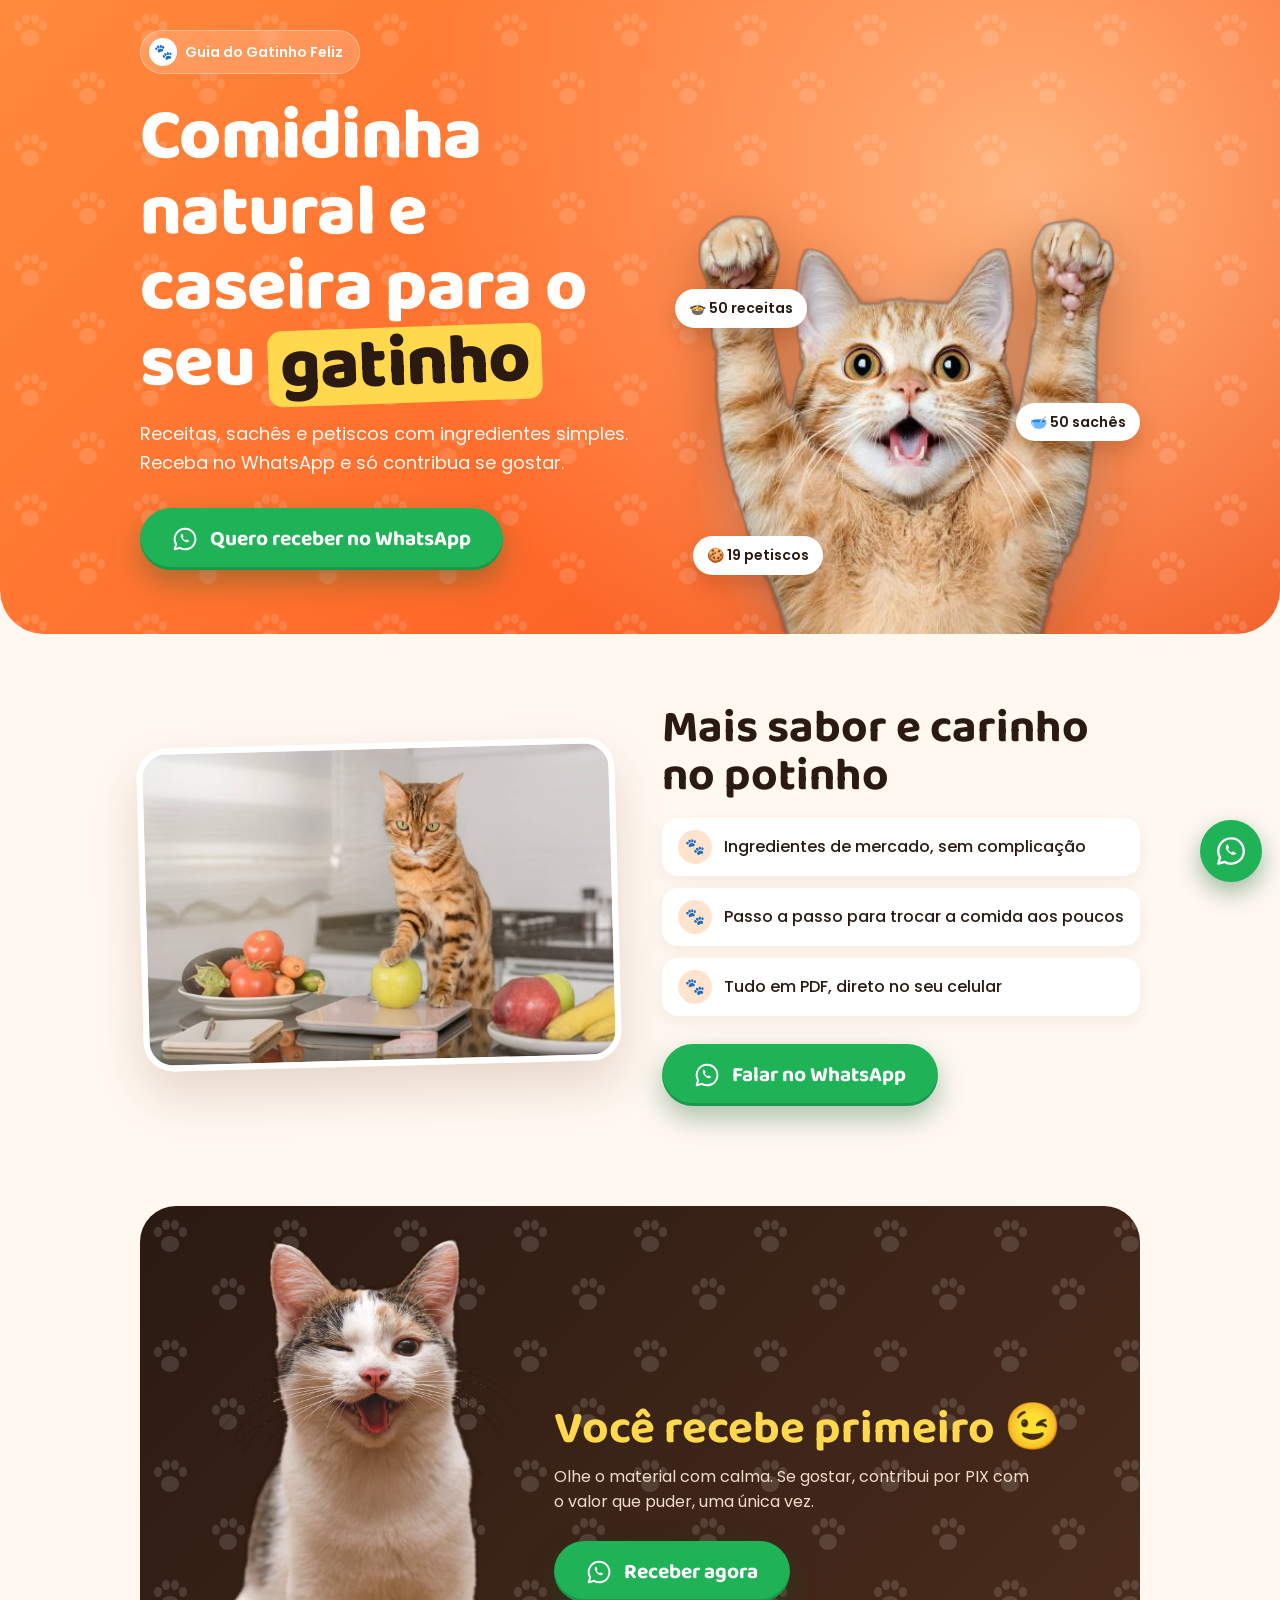
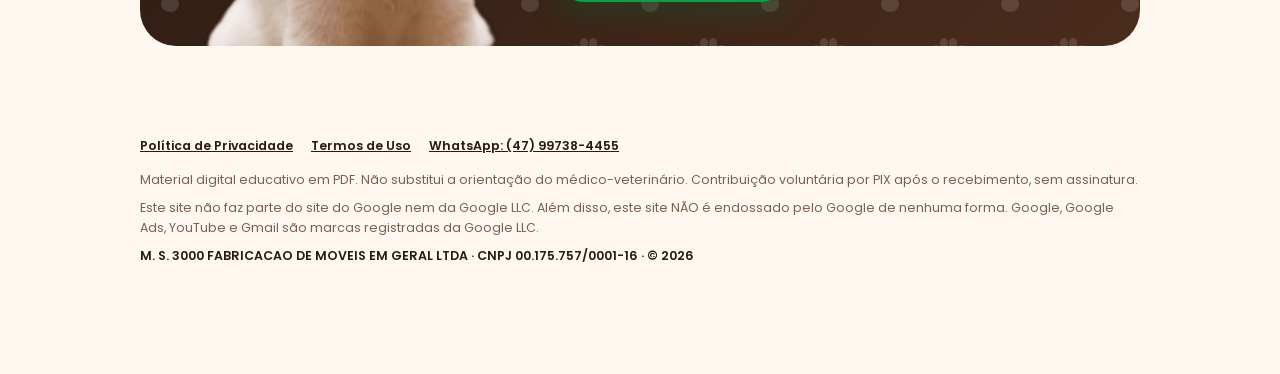
<file: index.html>
<!doctype html>
<html lang="pt-BR">
<head><!-- TikTok Pixel Code Start -->
<script>
!function (w, d, t) {
  w.TiktokAnalyticsObject=t;var ttq=w[t]=w[t]||[];ttq.methods=["page","track","identify","instances","debug","on","off","once","ready","alias","group","enableCookie","disableCookie","holdConsent","revokeConsent","grantConsent"],ttq.setAndDefer=function(t,e){t[e]=function(){t.push([e].concat(Array.prototype.slice.call(arguments,0)))}};for(var i=0;i<ttq.methods.length;i++)ttq.setAndDefer(ttq,ttq.methods[i]);ttq.instance=function(t){for(
var e=ttq._i[t]||[],n=0;n<ttq.methods.length;n++)ttq.setAndDefer(e,ttq.methods[n]);return e},ttq.load=function(e,n){var r="https://analytics.tiktok.com/i18n/pixel/events.js",o=n&&n.partner;ttq._i=ttq._i||{},ttq._i[e]=[],ttq._i[e]._u=r,ttq._t=ttq._t||{},ttq._t[e]=+new Date,ttq._o=ttq._o||{},ttq._o[e]=n||{};n=document.createElement("script")
;n.type="text/javascript",n.async=!0,n.src=r+"?sdkid="+e+"&lib="+t;e=document.getElementsByTagName("script")[0];e.parentNode.insertBefore(n,e)};


  ttq.load('DB3TEV3C77U6HQB6CG80');
  ttq.page();
}(window, document, 'ttq');
</script>
<!-- TikTok Pixel Code End -->
  <!-- Google tag (gtag.js) -->
<script async src="https://www.googletagmanager.com/gtag/js?id=AW-18476999584"></script>
<script>
  window.dataLayer = window.dataLayer || [];
  function gtag(){dataLayer.push(arguments);}
  gtag('js', new Date());

  gtag('config', 'AW-18476999584');
</script>
  <meta charset="utf-8">
  <meta name="viewport" content="width=device-width, initial-scale=1">
  <title>Guia do Gatinho Feliz — Receitas naturais e caseiras para gatos</title>
  <meta name="description" content="Receitas naturais, sachês e petiscos caseiros para gatos em PDF. Receba pelo WhatsApp e contribua só depois, se gostar.">
  <link rel="preconnect" href="https://fonts.googleapis.com">
  <link rel="preconnect" href="https://fonts.gstatic.com" crossorigin>
  <link href="https://fonts.googleapis.com/css2?family=Baloo+2:wght@600;700;800&family=Poppins:wght@400;500;600&display=swap" rel="stylesheet">
  <link rel="stylesheet" href="style.css">
</head>
<body>
  <main>
    <!-- Abertura: botão do WhatsApp logo de cara -->
    <section class="hero">
      <div class="wrap hero-grid">
        <div class="hero-texto">
          <div class="marca"><span class="marca-ico">🐾</span> Guia do Gatinho Feliz</div>
          <h1>Comidinha natural e caseira para o seu <span>gatinho</span></h1>
          <p class="lead">Receitas, sachês e petiscos com ingredientes simples. Receba no WhatsApp e só contribua se gostar.</p>
          <a class="btn-wa js-wa" href="#">
            <svg viewBox="0 0 24 24" fill="none" aria-hidden="true"><path d="M12 2.5a9.5 9.5 0 0 0-8.2 14.3L2.5 21.5l4.8-1.3A9.5 9.5 0 1 0 12 2.5Z" stroke="#fff" stroke-width="1.8" stroke-linejoin="round"/><path d="M8.6 7.6c.3-.6.8-.6 1.1-.1l.8 1.6c.2.4.1.8-.2 1.1l-.5.5c.5 1.1 1.4 2 2.5 2.5l.5-.5c.3-.3.7-.4 1.1-.2l1.6.8c.5.3.5.8-.1 1.1-.9.6-2 .8-3 .3a8 8 0 0 1-4-4c-.5-1-.3-2.1.2-3Z" fill="#fff"/></svg>
            Quero receber no WhatsApp
          </a>
        </div>
        <div class="hero-foto">
          <div class="bolha"></div>
          <img src="img/gato-feliz.png" alt="Gato laranja feliz com as patinhas para cima">
          <span class="chip chip-1">🍲 50 receitas</span>
          <span class="chip chip-2">🥣 50 sachês</span>
          <span class="chip chip-3">🍪 19 petiscos</span>
        </div>
      </div>
    </section>

    <!-- Foto com alimentos + 3 pontos curtos -->
    <section class="bloco">
      <div class="wrap dupla">
        <img class="foto-real" src="img/gato-alimentos.jpg" alt="Gato bengal na cozinha ao lado de frutas e legumes frescos">
        <div>
          <h2>Mais sabor e carinho no potinho</h2>
          <ul class="pontos">
            <li>Ingredientes de mercado, sem complicação</li>
            <li>Passo a passo para trocar a comida aos poucos</li>
            <li>Tudo em PDF, direto no seu celular</li>
          </ul>
          <a class="btn-wa js-wa" href="#">
            <svg viewBox="0 0 24 24" fill="none" aria-hidden="true"><path d="M12 2.5a9.5 9.5 0 0 0-8.2 14.3L2.5 21.5l4.8-1.3A9.5 9.5 0 1 0 12 2.5Z" stroke="#fff" stroke-width="1.8" stroke-linejoin="round"/><path d="M8.6 7.6c.3-.6.8-.6 1.1-.1l.8 1.6c.2.4.1.8-.2 1.1l-.5.5c.5 1.1 1.4 2 2.5 2.5l.5-.5c.3-.3.7-.4 1.1-.2l1.6.8c.5.3.5.8-.1 1.1-.9.6-2 .8-3 .3a8 8 0 0 1-4-4c-.5-1-.3-2.1.2-3Z" fill="#fff"/></svg>
            Falar no WhatsApp
          </a>
        </div>
      </div>
    </section>

    <!-- Chamada final com o gato piscando -->
    <section class="final">
      <div class="wrap">
        <div class="box">
          <img class="gato-pisca" src="img/gato-piscando.png" alt="Gato branco piscando">
          <div class="box-texto">
            <h2>Você recebe primeiro 😉</h2>
            <p>Olhe o material com calma. Se gostar, contribui por PIX com o valor que puder, uma única vez.</p>
            <a class="btn-wa btn-claro js-wa" href="#">
              <svg viewBox="0 0 24 24" fill="none" aria-hidden="true"><path d="M12 2.5a9.5 9.5 0 0 0-8.2 14.3L2.5 21.5l4.8-1.3A9.5 9.5 0 1 0 12 2.5Z" stroke="#fff" stroke-width="1.8" stroke-linejoin="round"/><path d="M8.6 7.6c.3-.6.8-.6 1.1-.1l.8 1.6c.2.4.1.8-.2 1.1l-.5.5c.5 1.1 1.4 2 2.5 2.5l.5-.5c.3-.3.7-.4 1.1-.2l1.6.8c.5.3.5.8-.1 1.1-.9.6-2 .8-3 .3a8 8 0 0 1-4-4c-.5-1-.3-2.1.2-3Z" fill="#fff"/></svg>
              Receber agora
            </a>
          </div>
        </div>
      </div>
    </section>
  </main>

  <footer>
    <div class="wrap">
      <div class="links">
        <a href="politica-de-privacidade/index.html">Política de Privacidade</a>
        <a href="termos-de-uso/index.html">Termos de Uso</a>
        <a class="js-wa" href="#">WhatsApp: (47) 99738-4455</a>
      </div>
      <p>Material digital educativo em PDF. Não substitui a orientação do médico-veterinário. Contribuição voluntária por PIX após o recebimento, sem assinatura.</p>
      <p>Este site não faz parte do site do Google nem da Google LLC. Além disso, este site NÃO é endossado pelo Google de nenhuma forma. Google, Google Ads, YouTube e Gmail são marcas registradas da Google LLC.</p>
      <p class="empresa"> M. S. 3000 FABRICACAO DE MOVEIS EM GERAL LTDA · CNPJ 00.175.757/0001-16 · © 2026</p>
    </div>
  </footer>

  <a class="wa-float js-wa" href="#" aria-label="Falar no WhatsApp">
    <svg viewBox="0 0 24 24" fill="none" aria-hidden="true"><path d="M12 2.5a9.5 9.5 0 0 0-8.2 14.3L2.5 21.5l4.8-1.3A9.5 9.5 0 1 0 12 2.5Z" stroke="#fff" stroke-width="1.8" stroke-linejoin="round"/><path d="M8.6 7.6c.3-.6.8-.6 1.1-.1l.8 1.6c.2.4.1.8-.2 1.1l-.5.5c.5 1.1 1.4 2 2.5 2.5l.5-.5c.3-.3.7-.4 1.1-.2l1.6.8c.5.3.5.8-.1 1.1-.9.6-2 .8-3 .3a8 8 0 0 1-4-4c-.5-1-.3-2.1.2-3Z" fill="#fff"/></svg>
  </a>

  <script>
    // Número do WhatsApp (55 = Brasil, 47 = DDD). Para trocar, altere só esta linha.
    var WHATSAPP = "5547997383654";
    // Esta frase contém "gatinho", palavra que dispara o funil no ZapData.
    var MENSAGEM = "Olá! Quero receber o Guia do Gatinho Feliz 🐱";
    var link = "https://wa.me/" + WHATSAPP + "?text=" + encodeURIComponent(MENSAGEM);
    document.querySelectorAll(".js-wa").forEach(function (a) {
      a.href = link; a.target = "_blank"; a.rel = "noopener";
    });
  </script>
</body>
</html>
</file>
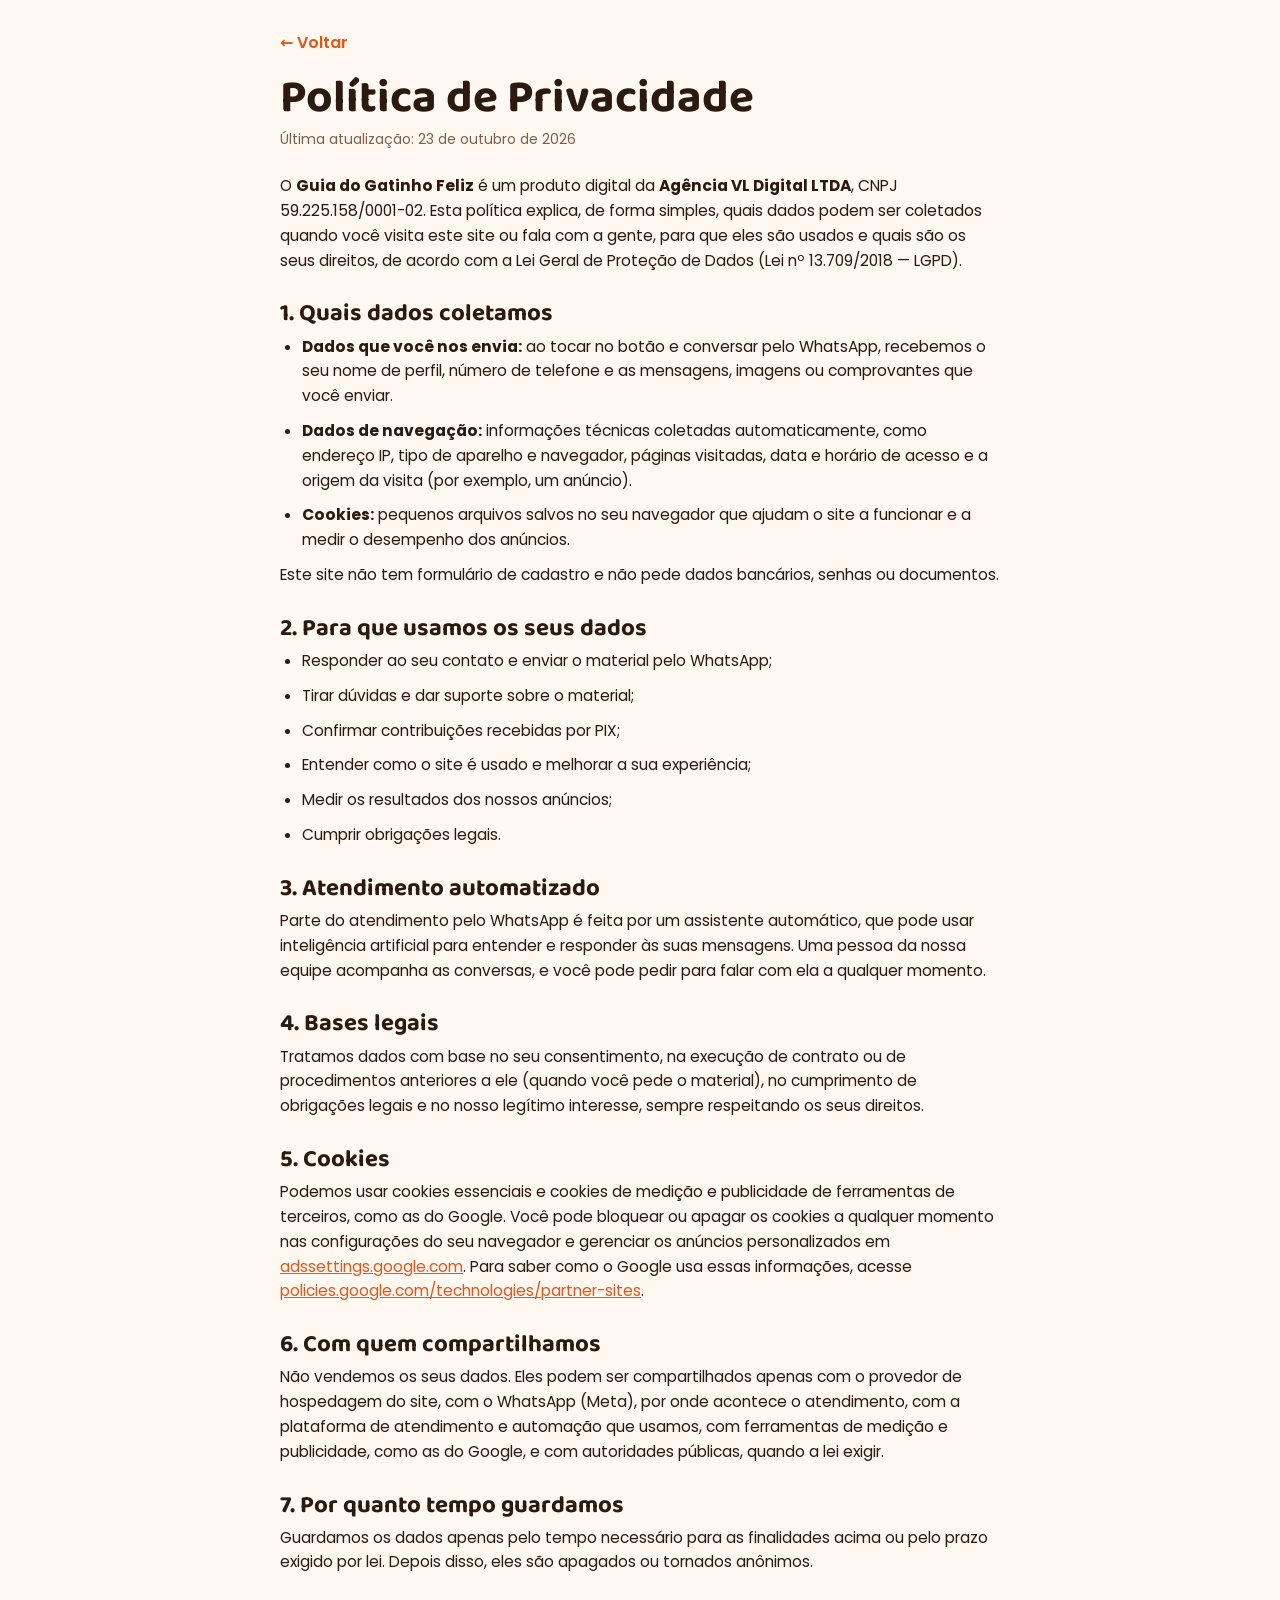
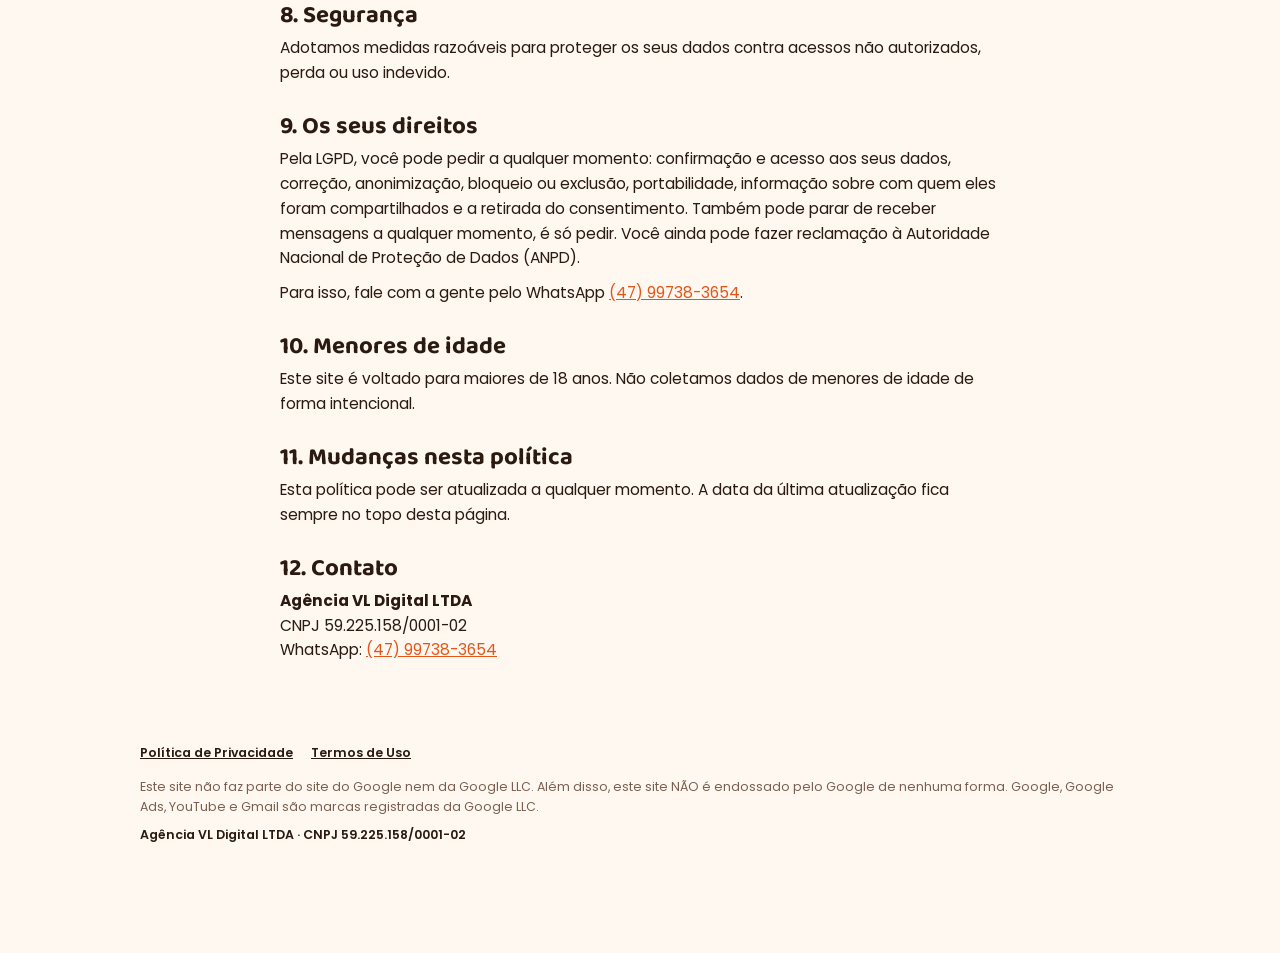
<file: politica-de-privacidade/index.html>
<!doctype html>
<html lang="pt-BR">
<head>
  <meta charset="utf-8">
  <meta name="viewport" content="width=device-width, initial-scale=1">
  <title>Política de Privacidade — Guia do Gatinho Feliz</title>
  <link rel="preconnect" href="https://fonts.googleapis.com">
  <link rel="preconnect" href="https://fonts.gstatic.com" crossorigin>
  <link href="https://fonts.googleapis.com/css2?family=Baloo+2:wght@600;700;800&family=Poppins:wght@400;500;600&display=swap" rel="stylesheet">
  <link rel="stylesheet" href="../style.css">
</head>
<body>
  <main class="doc">
    <div class="wrap">
      <a class="voltar" href="../index.html">← Voltar</a>
      <h1>Política de Privacidade</h1>
      <p class="data">Última atualização: 23 de outubro de 2026</p>

      <p>O <strong>Guia do Gatinho Feliz</strong> é um produto digital da <strong>Agência VL Digital LTDA</strong>, CNPJ 59.225.158/0001-02. Esta política explica, de forma simples, quais dados podem ser coletados quando você visita este site ou fala com a gente, para que eles são usados e quais são os seus direitos, de acordo com a Lei Geral de Proteção de Dados (Lei nº 13.709/2018 — LGPD).</p>

      <h2>1. Quais dados coletamos</h2>
      <ul>
        <li><strong>Dados que você nos envia:</strong> ao tocar no botão e conversar pelo WhatsApp, recebemos o seu nome de perfil, número de telefone e as mensagens, imagens ou comprovantes que você enviar.</li>
        <li><strong>Dados de navegação:</strong> informações técnicas coletadas automaticamente, como endereço IP, tipo de aparelho e navegador, páginas visitadas, data e horário de acesso e a origem da visita (por exemplo, um anúncio).</li>
        <li><strong>Cookies:</strong> pequenos arquivos salvos no seu navegador que ajudam o site a funcionar e a medir o desempenho dos anúncios.</li>
      </ul>
      <p>Este site não tem formulário de cadastro e não pede dados bancários, senhas ou documentos.</p>

      <h2>2. Para que usamos os seus dados</h2>
      <ul>
        <li>Responder ao seu contato e enviar o material pelo WhatsApp;</li>
        <li>Tirar dúvidas e dar suporte sobre o material;</li>
        <li>Confirmar contribuições recebidas por PIX;</li>
        <li>Entender como o site é usado e melhorar a sua experiência;</li>
        <li>Medir os resultados dos nossos anúncios;</li>
        <li>Cumprir obrigações legais.</li>
      </ul>

      <h2>3. Atendimento automatizado</h2>
      <p>Parte do atendimento pelo WhatsApp é feita por um assistente automático, que pode usar inteligência artificial para entender e responder às suas mensagens. Uma pessoa da nossa equipe acompanha as conversas, e você pode pedir para falar com ela a qualquer momento.</p>

      <h2>4. Bases legais</h2>
      <p>Tratamos dados com base no seu consentimento, na execução de contrato ou de procedimentos anteriores a ele (quando você pede o material), no cumprimento de obrigações legais e no nosso legítimo interesse, sempre respeitando os seus direitos.</p>

      <h2>5. Cookies</h2>
      <p>Podemos usar cookies essenciais e cookies de medição e publicidade de ferramentas de terceiros, como as do Google. Você pode bloquear ou apagar os cookies a qualquer momento nas configurações do seu navegador e gerenciar os anúncios personalizados em <a class="link" href="https://adssettings.google.com" target="_blank" rel="noopener">adssettings.google.com</a>. Para saber como o Google usa essas informações, acesse <a class="link" href="https://policies.google.com/technologies/partner-sites?hl=pt-BR" target="_blank" rel="noopener">policies.google.com/technologies/partner-sites</a>.</p>

      <h2>6. Com quem compartilhamos</h2>
      <p>Não vendemos os seus dados. Eles podem ser compartilhados apenas com o provedor de hospedagem do site, com o WhatsApp (Meta), por onde acontece o atendimento, com a plataforma de atendimento e automação que usamos, com ferramentas de medição e publicidade, como as do Google, e com autoridades públicas, quando a lei exigir.</p>

      <h2>7. Por quanto tempo guardamos</h2>
      <p>Guardamos os dados apenas pelo tempo necessário para as finalidades acima ou pelo prazo exigido por lei. Depois disso, eles são apagados ou tornados anônimos.</p>

      <h2>8. Segurança</h2>
      <p>Adotamos medidas razoáveis para proteger os seus dados contra acessos não autorizados, perda ou uso indevido.</p>

      <h2>9. Os seus direitos</h2>
      <p>Pela LGPD, você pode pedir a qualquer momento: confirmação e acesso aos seus dados, correção, anonimização, bloqueio ou exclusão, portabilidade, informação sobre com quem eles foram compartilhados e a retirada do consentimento. Também pode parar de receber mensagens a qualquer momento, é só pedir. Você ainda pode fazer reclamação à Autoridade Nacional de Proteção de Dados (ANPD).</p>
      <p>Para isso, fale com a gente pelo WhatsApp <a class="link js-wa" href="#">(47) 99738-3654</a>.</p>

      <h2>10. Menores de idade</h2>
      <p>Este site é voltado para maiores de 18 anos. Não coletamos dados de menores de idade de forma intencional.</p>

      <h2>11. Mudanças nesta política</h2>
      <p>Esta política pode ser atualizada a qualquer momento. A data da última atualização fica sempre no topo desta página.</p>

      <h2>12. Contato</h2>
      <p><strong>Agência VL Digital LTDA</strong><br>CNPJ 59.225.158/0001-02<br>WhatsApp: <a class="link js-wa" href="#">(47) 99738-3654</a></p>
    </div>
  </main>

  <footer>
    <div class="wrap">
      <div class="links">
        <a href="../politica-de-privacidade/index.html">Política de Privacidade</a>
        <a href="../termos-de-uso/index.html">Termos de Uso</a>
      </div>
      <p>Este site não faz parte do site do Google nem da Google LLC. Além disso, este site NÃO é endossado pelo Google de nenhuma forma. Google, Google Ads, YouTube e Gmail são marcas registradas da Google LLC.</p>
      <p class="empresa">Agência VL Digital LTDA · CNPJ 59.225.158/0001-02</p>
    </div>
  </footer>

  <script>
    var link = "https://wa.me/5547997383654?text=" + encodeURIComponent("Olá! Quero receber o Guia do Gatinho Feliz 🐱");
    document.querySelectorAll(".js-wa").forEach(function (a) { a.href = link; a.target = "_blank"; a.rel = "noopener"; });
  </script>
</body>
</html>
</file>
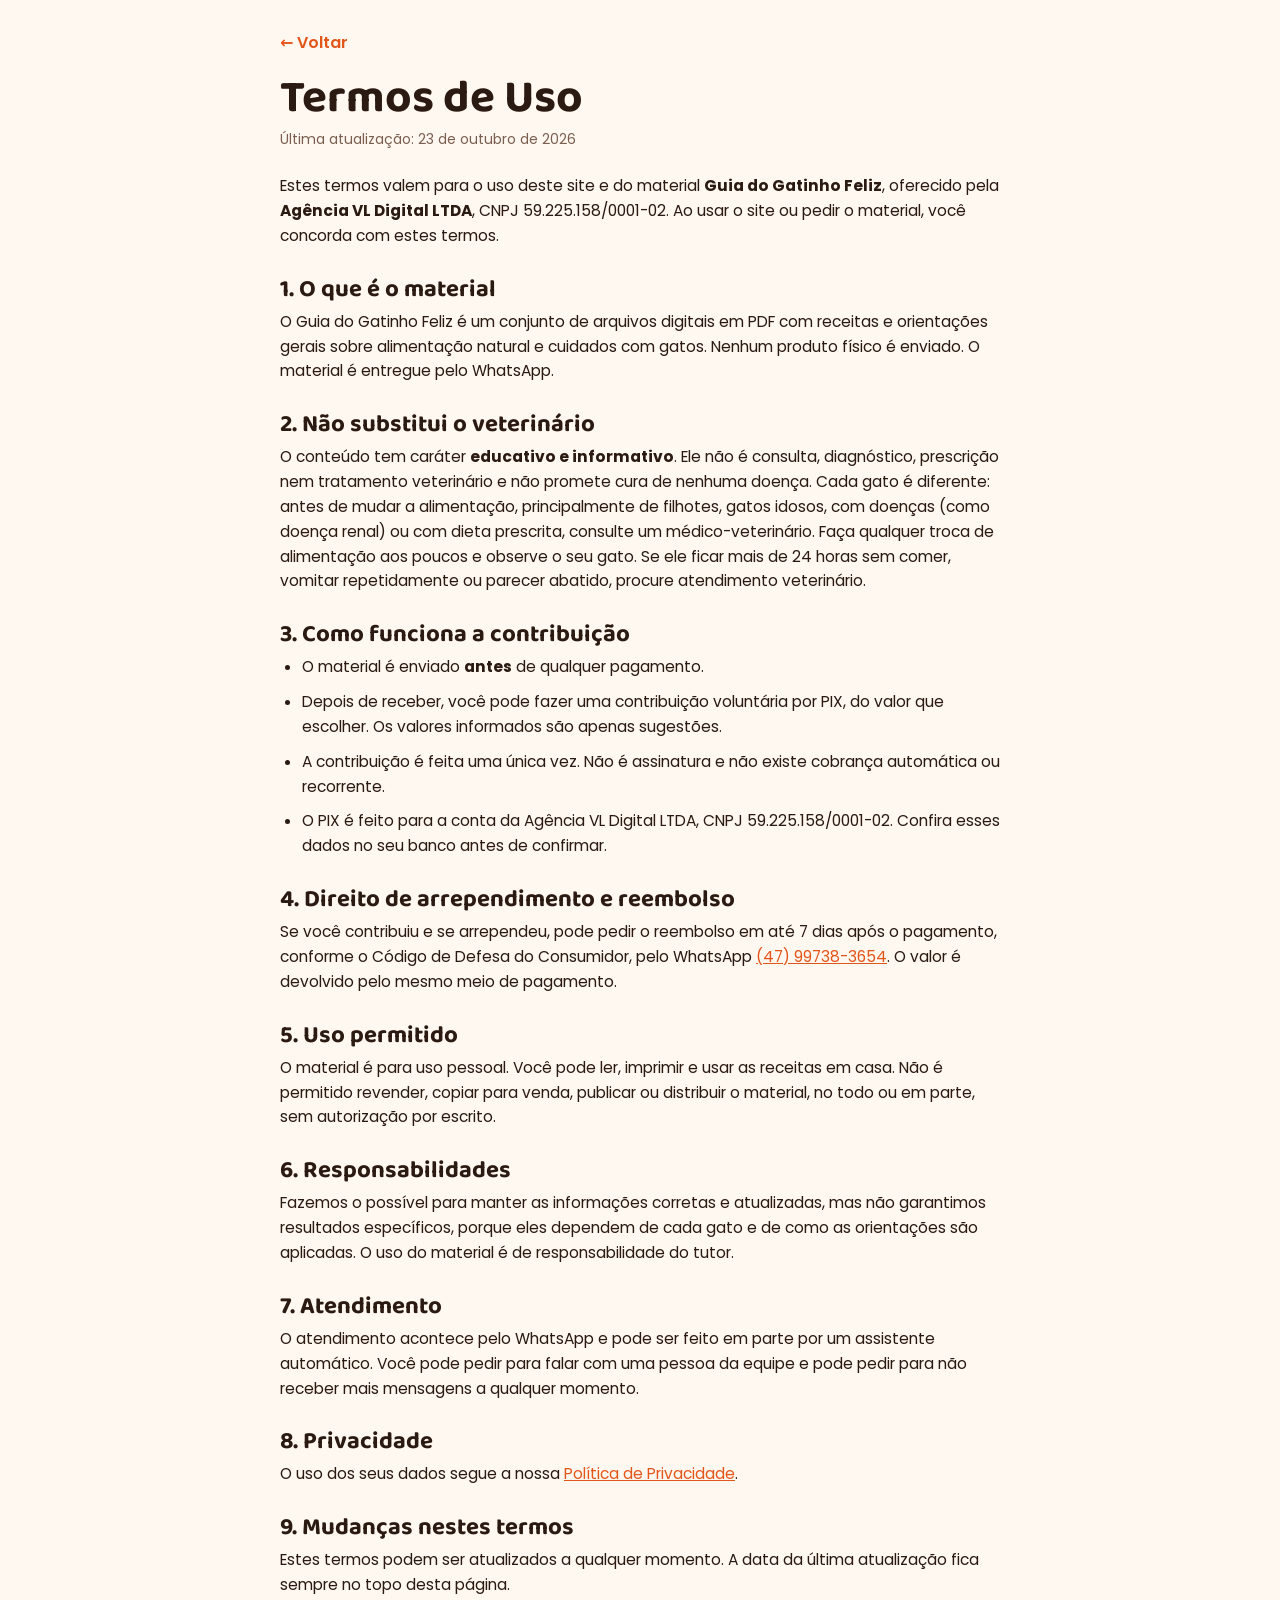
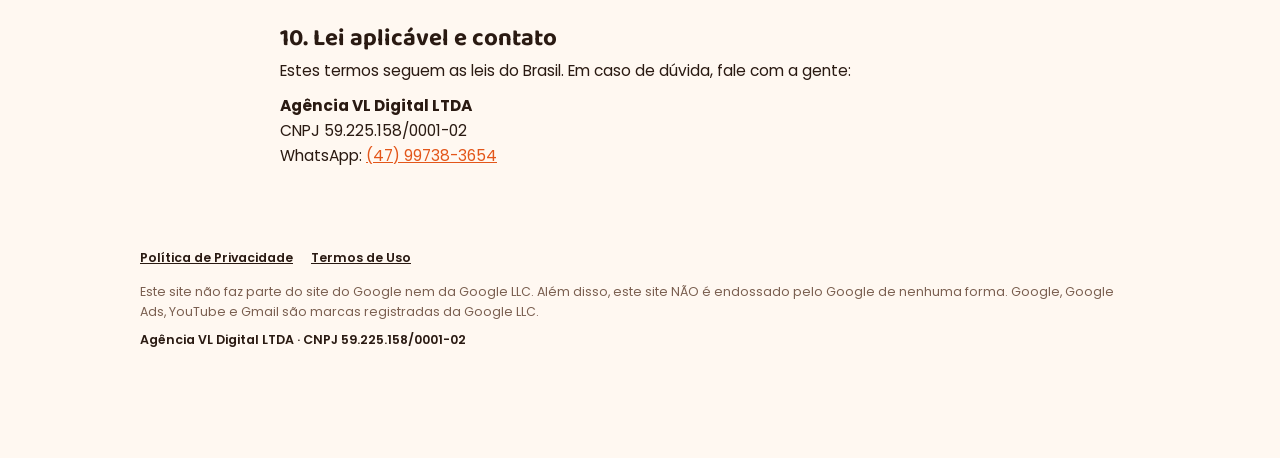
<file: termos-de-uso/index.html>
<!doctype html>
<html lang="pt-BR">
<head>
  <meta charset="utf-8">
  <meta name="viewport" content="width=device-width, initial-scale=1">
  <title>Termos de Uso — Guia do Gatinho Feliz</title>
  <link rel="preconnect" href="https://fonts.googleapis.com">
  <link rel="preconnect" href="https://fonts.gstatic.com" crossorigin>
  <link href="https://fonts.googleapis.com/css2?family=Baloo+2:wght@600;700;800&family=Poppins:wght@400;500;600&display=swap" rel="stylesheet">
  <link rel="stylesheet" href="../style.css">
</head>
<body>
  <main class="doc">
    <div class="wrap">
      <a class="voltar" href="../index.html">← Voltar</a>
      <h1>Termos de Uso</h1>
      <p class="data">Última atualização: 23 de outubro de 2026</p>

      <p>Estes termos valem para o uso deste site e do material <strong>Guia do Gatinho Feliz</strong>, oferecido pela <strong>Agência VL Digital LTDA</strong>, CNPJ 59.225.158/0001-02. Ao usar o site ou pedir o material, você concorda com estes termos.</p>

      <h2>1. O que é o material</h2>
      <p>O Guia do Gatinho Feliz é um conjunto de arquivos digitais em PDF com receitas e orientações gerais sobre alimentação natural e cuidados com gatos. Nenhum produto físico é enviado. O material é entregue pelo WhatsApp.</p>

      <h2>2. Não substitui o veterinário</h2>
      <p>O conteúdo tem caráter <strong>educativo e informativo</strong>. Ele não é consulta, diagnóstico, prescrição nem tratamento veterinário e não promete cura de nenhuma doença. Cada gato é diferente: antes de mudar a alimentação, principalmente de filhotes, gatos idosos, com doenças (como doença renal) ou com dieta prescrita, consulte um médico-veterinário. Faça qualquer troca de alimentação aos poucos e observe o seu gato. Se ele ficar mais de 24 horas sem comer, vomitar repetidamente ou parecer abatido, procure atendimento veterinário.</p>

      <h2>3. Como funciona a contribuição</h2>
      <ul>
        <li>O material é enviado <strong>antes</strong> de qualquer pagamento.</li>
        <li>Depois de receber, você pode fazer uma contribuição voluntária por PIX, do valor que escolher. Os valores informados são apenas sugestões.</li>
        <li>A contribuição é feita uma única vez. Não é assinatura e não existe cobrança automática ou recorrente.</li>
        <li>O PIX é feito para a conta da Agência VL Digital LTDA, CNPJ 59.225.158/0001-02. Confira esses dados no seu banco antes de confirmar.</li>
      </ul>

      <h2>4. Direito de arrependimento e reembolso</h2>
      <p>Se você contribuiu e se arrependeu, pode pedir o reembolso em até 7 dias após o pagamento, conforme o Código de Defesa do Consumidor, pelo WhatsApp <a class="link js-wa" href="#">(47) 99738-3654</a>. O valor é devolvido pelo mesmo meio de pagamento.</p>

      <h2>5. Uso permitido</h2>
      <p>O material é para uso pessoal. Você pode ler, imprimir e usar as receitas em casa. Não é permitido revender, copiar para venda, publicar ou distribuir o material, no todo ou em parte, sem autorização por escrito.</p>

      <h2>6. Responsabilidades</h2>
      <p>Fazemos o possível para manter as informações corretas e atualizadas, mas não garantimos resultados específicos, porque eles dependem de cada gato e de como as orientações são aplicadas. O uso do material é de responsabilidade do tutor.</p>

      <h2>7. Atendimento</h2>
      <p>O atendimento acontece pelo WhatsApp e pode ser feito em parte por um assistente automático. Você pode pedir para falar com uma pessoa da equipe e pode pedir para não receber mais mensagens a qualquer momento.</p>

      <h2>8. Privacidade</h2>
      <p>O uso dos seus dados segue a nossa <a class="link" href="../politica-de-privacidade/index.html">Política de Privacidade</a>.</p>

      <h2>9. Mudanças nestes termos</h2>
      <p>Estes termos podem ser atualizados a qualquer momento. A data da última atualização fica sempre no topo desta página.</p>

      <h2>10. Lei aplicável e contato</h2>
      <p>Estes termos seguem as leis do Brasil. Em caso de dúvida, fale com a gente:</p>
      <p><strong>Agência VL Digital LTDA</strong><br>CNPJ 59.225.158/0001-02<br>WhatsApp: <a class="link js-wa" href="#">(47) 99738-3654</a></p>
    </div>
  </main>

  <footer>
    <div class="wrap">
      <div class="links">
        <a href="../politica-de-privacidade/index.html">Política de Privacidade</a>
        <a href="../termos-de-uso/index.html">Termos de Uso</a>
      </div>
      <p>Este site não faz parte do site do Google nem da Google LLC. Além disso, este site NÃO é endossado pelo Google de nenhuma forma. Google, Google Ads, YouTube e Gmail são marcas registradas da Google LLC.</p>
      <p class="empresa">Agência VL Digital LTDA · CNPJ 59.225.158/0001-02</p>
    </div>
  </footer>

  <script>
    var link = "https://wa.me/5547997383654?text=" + encodeURIComponent("Olá! Quero receber o Guia do Gatinho Feliz 🐱");
    document.querySelectorAll(".js-wa").forEach(function (a) { a.href = link; a.target = "_blank"; a.rel = "noopener"; });
  </script>
</body>
</html>
</file>
<file: style.css>
:root {
  --laranja: #ff7a2f;
  --laranja-escuro: #e3561a;
  --pessego: #ffe3cc;
  --creme: #fff8f1;
  --tinta: #2a1a12;
  --suave: #7a5f50;
  --verde-wa: #1fb257;
  --verde-wa-2: #179247;
  --branco: #ffffff;
  /* Patinhas de fundo */
  --patinhas: url("data:image/svg+xml,%3Csvg xmlns='http://www.w3.org/2000/svg' width='120' height='120' viewBox='0 0 120 120'%3E%3Cg fill='%23ffffff' fill-opacity='0.13'%3E%3Cellipse cx='30' cy='38' rx='9' ry='8'/%3E%3Cellipse cx='18' cy='26' rx='4' ry='5'/%3E%3Cellipse cx='26' cy='19' rx='4' ry='5'/%3E%3Cellipse cx='35' cy='19' rx='4' ry='5'/%3E%3Cellipse cx='43' cy='26' rx='4' ry='5'/%3E%3Cellipse cx='88' cy='96' rx='9' ry='8'/%3E%3Cellipse cx='76' cy='84' rx='4' ry='5'/%3E%3Cellipse cx='84' cy='77' rx='4' ry='5'/%3E%3Cellipse cx='93' cy='77' rx='4' ry='5'/%3E%3Cellipse cx='101' cy='84' rx='4' ry='5'/%3E%3C/g%3E%3C/svg%3E");
}

* { box-sizing: border-box; margin: 0; padding: 0; }
html { -webkit-text-size-adjust: 100%; }

body {
  font-family: "Poppins", system-ui, -apple-system, "Segoe UI", sans-serif;
  background: var(--creme);
  color: var(--tinta);
  line-height: 1.6;
  font-size: 16px;
}

h1, h2, h3 { font-family: "Baloo 2", "Poppins", sans-serif; line-height: 1.05; }

.wrap { max-width: 1040px; margin: 0 auto; padding: 0 20px; }

/* ===== Abertura ===== */
.hero {
  background: var(--patinhas), radial-gradient(circle at 80% 30%, #ffb27a 0%, rgba(255, 178, 122, 0) 55%),
    linear-gradient(135deg, #ff8a3d 0%, #ff6a2a 55%, #f0521c 100%);
  color: var(--branco);
  padding: 30px 0 0;
  border-radius: 0 0 44px 44px;
  overflow: hidden;
}
.hero-grid { display: grid; grid-template-columns: 1.05fr 0.95fr; gap: 20px; align-items: end; }
.hero-texto { padding-bottom: 64px; }

.marca {
  display: inline-flex; align-items: center; gap: 8px;
  background: rgba(255, 255, 255, 0.18); border: 1px solid rgba(255, 255, 255, 0.35);
  padding: 7px 16px 7px 8px; border-radius: 999px; font-weight: 600; font-size: 14px;
  margin-bottom: 26px; backdrop-filter: blur(4px);
}
.marca-ico { width: 28px; height: 28px; border-radius: 50%; background: var(--branco); display: grid; place-items: center; font-size: 15px; }

.hero h1 { font-size: clamp(44px, 6.4vw, 72px); font-weight: 800; margin-bottom: 18px; letter-spacing: -0.01em; }
.hero h1 span {
  color: var(--tinta); background: #ffd84d; padding: 0 12px; border-radius: 14px;
  display: inline-block; transform: rotate(-2deg);
}
.lead { font-size: 18px; opacity: 0.95; margin-bottom: 30px; max-width: 28em; }

.btn-wa {
  display: inline-flex; align-items: center; justify-content: center; gap: 12px;
  background: var(--verde-wa); color: var(--branco); text-decoration: none;
  font-family: "Baloo 2", sans-serif; font-weight: 700; font-size: 21px;
  padding: 15px 32px 13px; border-radius: 999px;
  box-shadow: 0 12px 28px rgba(16, 90, 45, 0.35), inset 0 -3px 0 rgba(0, 0, 0, 0.15);
  transition: transform 0.15s ease, background 0.15s ease;
  animation: pulsa 2.4s ease-in-out infinite;
}
.btn-wa:hover { background: var(--verde-wa-2); transform: translateY(-2px); }
.btn-wa svg { width: 26px; height: 26px; flex: none; margin-top: -2px; }
@keyframes pulsa {
  0%, 100% { box-shadow: 0 12px 28px rgba(16, 90, 45, 0.35), 0 0 0 0 rgba(31, 178, 87, 0.45); }
  50% { box-shadow: 0 12px 28px rgba(16, 90, 45, 0.35), 0 0 0 12px rgba(31, 178, 87, 0); }
}

.hero-foto { position: relative; align-self: end; min-height: 420px; display: flex; justify-content: center; }
.bolha {
  position: absolute; bottom: -60px; left: 50%; transform: translateX(-50%);
  width: 420px; height: 420px; border-radius: 50%;
  background: radial-gradient(circle, rgba(255, 255, 255, 0.45) 0%, rgba(255, 255, 255, 0.12) 60%, rgba(255, 255, 255, 0) 72%);
}
.hero-foto img { position: relative; width: min(100%, 420px); height: auto; display: block; filter: drop-shadow(0 18px 30px rgba(80, 30, 5, 0.35)); }

.chip {
  position: absolute; background: var(--branco); color: var(--tinta);
  font-weight: 600; font-size: 14px; padding: 8px 14px; border-radius: 999px;
  box-shadow: 0 10px 20px rgba(80, 30, 5, 0.18); white-space: nowrap;
  animation: flutua 4s ease-in-out infinite;
}
.chip-1 { top: 18%; left: 0; }
.chip-2 { top: 45%; right: 0; animation-delay: 1.2s; }
.chip-3 { bottom: 14%; left: 4%; animation-delay: 2.2s; }
@keyframes flutua { 0%, 100% { transform: translateY(0); } 50% { transform: translateY(-8px); } }

/* ===== Foto com alimentos ===== */
.bloco { padding: 70px 0; }
.dupla { display: grid; grid-template-columns: 1fr 1fr; gap: 44px; align-items: center; }
.foto-real {
  width: 100%; height: auto; border-radius: 30px; display: block;
  box-shadow: 0 24px 50px rgba(120, 60, 20, 0.18); border: 6px solid var(--branco);
  transform: rotate(-1.5deg);
}
.dupla h2 { font-size: clamp(32px, 4.4vw, 46px); margin-bottom: 18px; }
.pontos { list-style: none; display: grid; gap: 12px; margin-bottom: 28px; }
.pontos li {
  display: flex; align-items: center; gap: 12px; font-weight: 500;
  background: var(--branco); border-radius: 16px; padding: 12px 16px;
  box-shadow: 0 6px 16px rgba(120, 60, 20, 0.07);
}
.pontos li::before {
  content: "🐾"; flex: none; width: 34px; height: 34px; border-radius: 50%;
  background: var(--pessego); display: grid; place-items: center; font-size: 16px;
}

/* ===== Chamada final ===== */
.final { padding: 30px 0 80px; }
.final .box {
  position: relative; display: grid; grid-template-columns: 0.8fr 1.2fr; align-items: end; gap: 10px;
  background: var(--patinhas), linear-gradient(135deg, #2a1a12 0%, #4a2c1c 100%);
  color: var(--branco); border-radius: 36px; padding: 0 40px; overflow: hidden;
}
.gato-pisca { width: 100%; max-width: 320px; height: auto; display: block; margin-top: 30px; justify-self: center; }
.box-texto { padding: 44px 0; }
.final h2 { font-size: clamp(32px, 4.4vw, 46px); margin-bottom: 10px; color: #ffd84d; }
.final p { color: #f0dccb; margin-bottom: 26px; max-width: 30em; }

/* ===== Rodapé ===== */
footer { padding: 10px 0 100px; font-size: 12.5px; color: var(--suave); }
footer .links { display: flex; flex-wrap: wrap; gap: 18px; margin-bottom: 14px; }
footer a { color: var(--tinta); font-weight: 600; }
footer p { margin-bottom: 8px; }
footer .empresa { color: var(--tinta); font-weight: 600; }

/* Botão flutuante */
.wa-float {
  position: fixed; right: 18px; bottom: 18px; width: 62px; height: 62px; border-radius: 50%;
  background: var(--verde-wa); display: grid; place-items: center; z-index: 10;
  box-shadow: 0 10px 24px rgba(16, 90, 45, 0.4);
}
.wa-float svg { width: 32px; height: 32px; }

/* ===== Páginas de texto (política e termos) ===== */
.doc { padding: 30px 0 60px; }
.doc .wrap { max-width: 760px; }
.doc h1 { font-size: clamp(34px, 5vw, 46px); margin: 18px 0 6px; }
.doc .data { color: var(--suave); font-size: 14px; margin-bottom: 24px; }
.doc h2 { font-size: 24px; margin: 28px 0 8px; }
.doc p, .doc li { font-size: 15.5px; margin-bottom: 10px; }
.doc ul { padding-left: 22px; }
.voltar { color: var(--laranja-escuro); font-weight: 600; text-decoration: none; }
.link { color: var(--laranja-escuro); }

@media (max-width: 820px) {
  .hero { padding-top: 22px; border-radius: 0 0 32px 32px; }
  .hero-grid, .dupla { grid-template-columns: 1fr; }
  .hero-texto { padding-bottom: 10px; text-align: center; }
  .lead { margin-left: auto; margin-right: auto; }
  .hero-foto { min-height: 0; }
  .hero-foto img { width: 78%; }
  .bolha { width: 300px; height: 300px; bottom: -40px; }
  .chip { font-size: 12px; padding: 6px 11px; }
  .btn-wa { width: 100%; font-size: 18px; padding: 15px 18px 13px; gap: 10px; white-space: nowrap; }
  .bloco { padding: 50px 0; }
  .final .box { grid-template-columns: 1fr; padding: 0 22px; text-align: center; }
  .gato-pisca { max-width: 200px; order: 2; margin-top: 0; }
  .box-texto { padding: 36px 0 16px; }
  .final p { margin-left: auto; margin-right: auto; }
}
</file>
